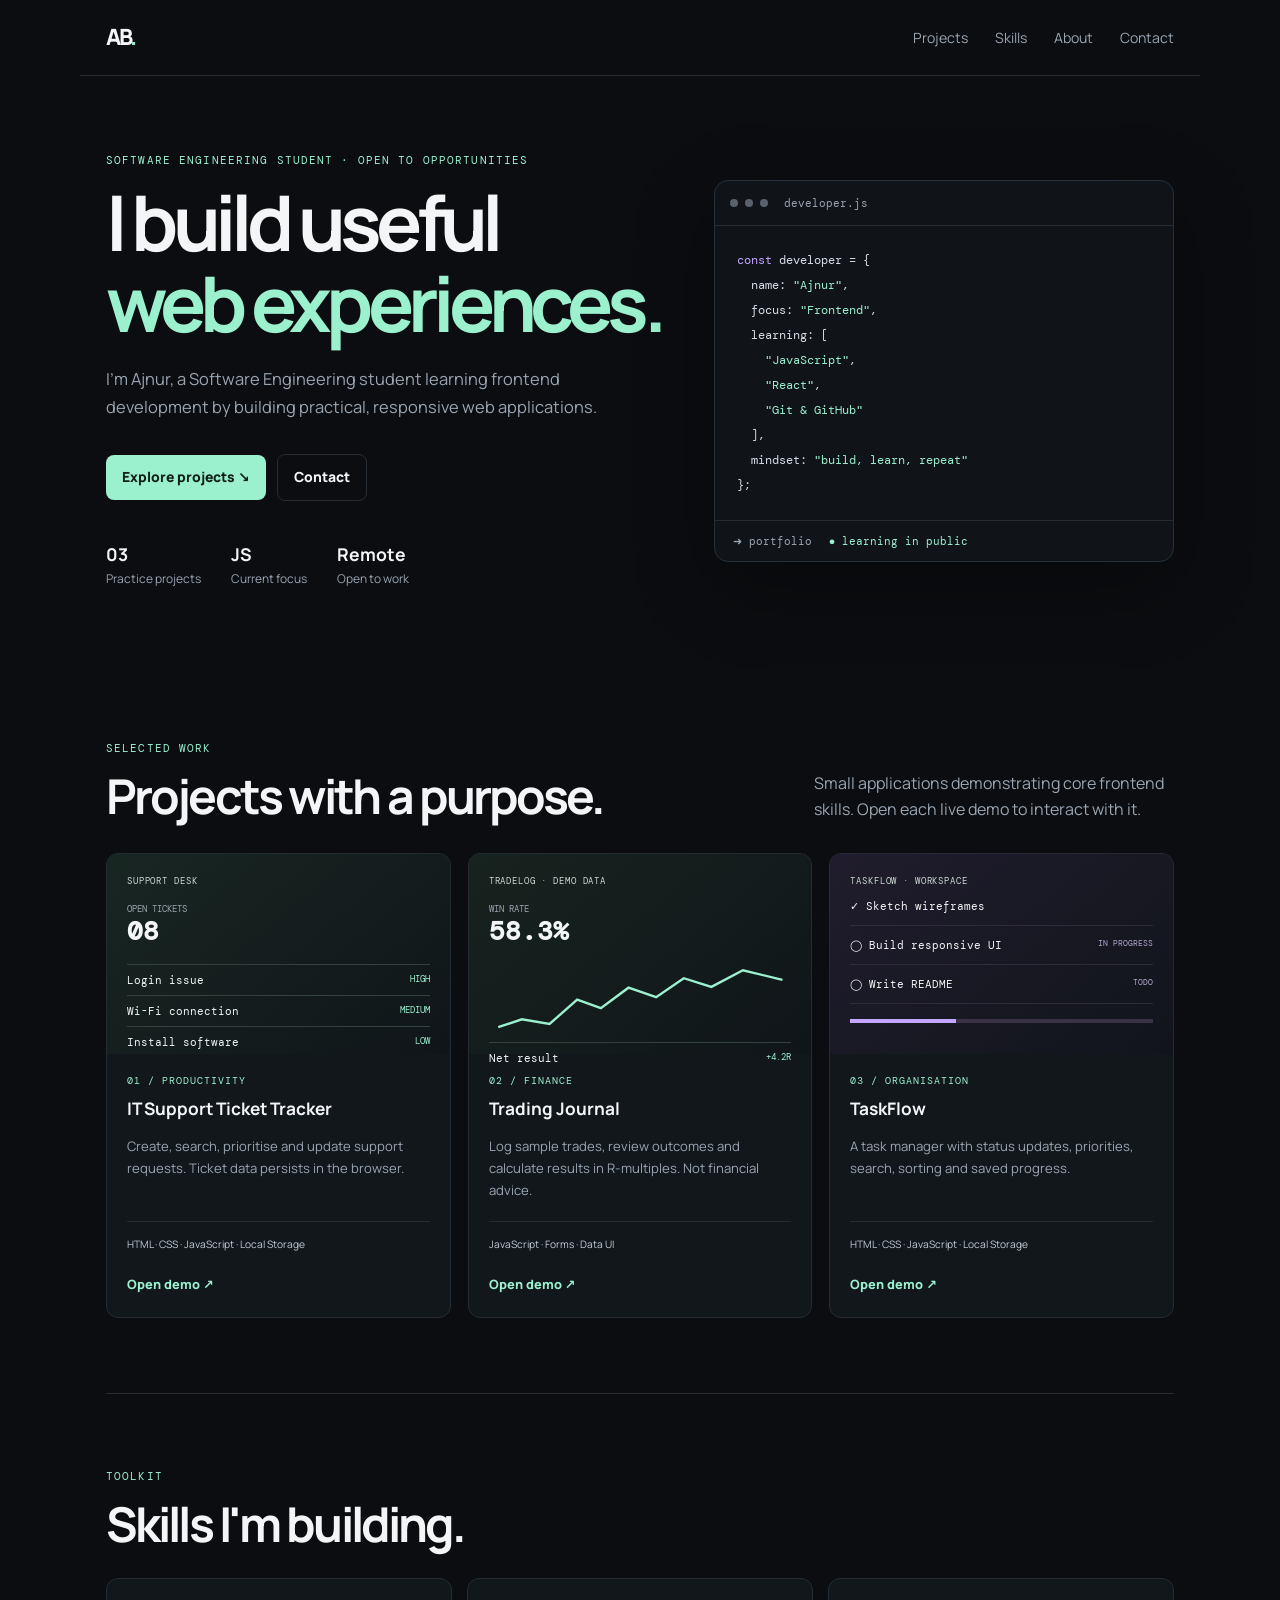
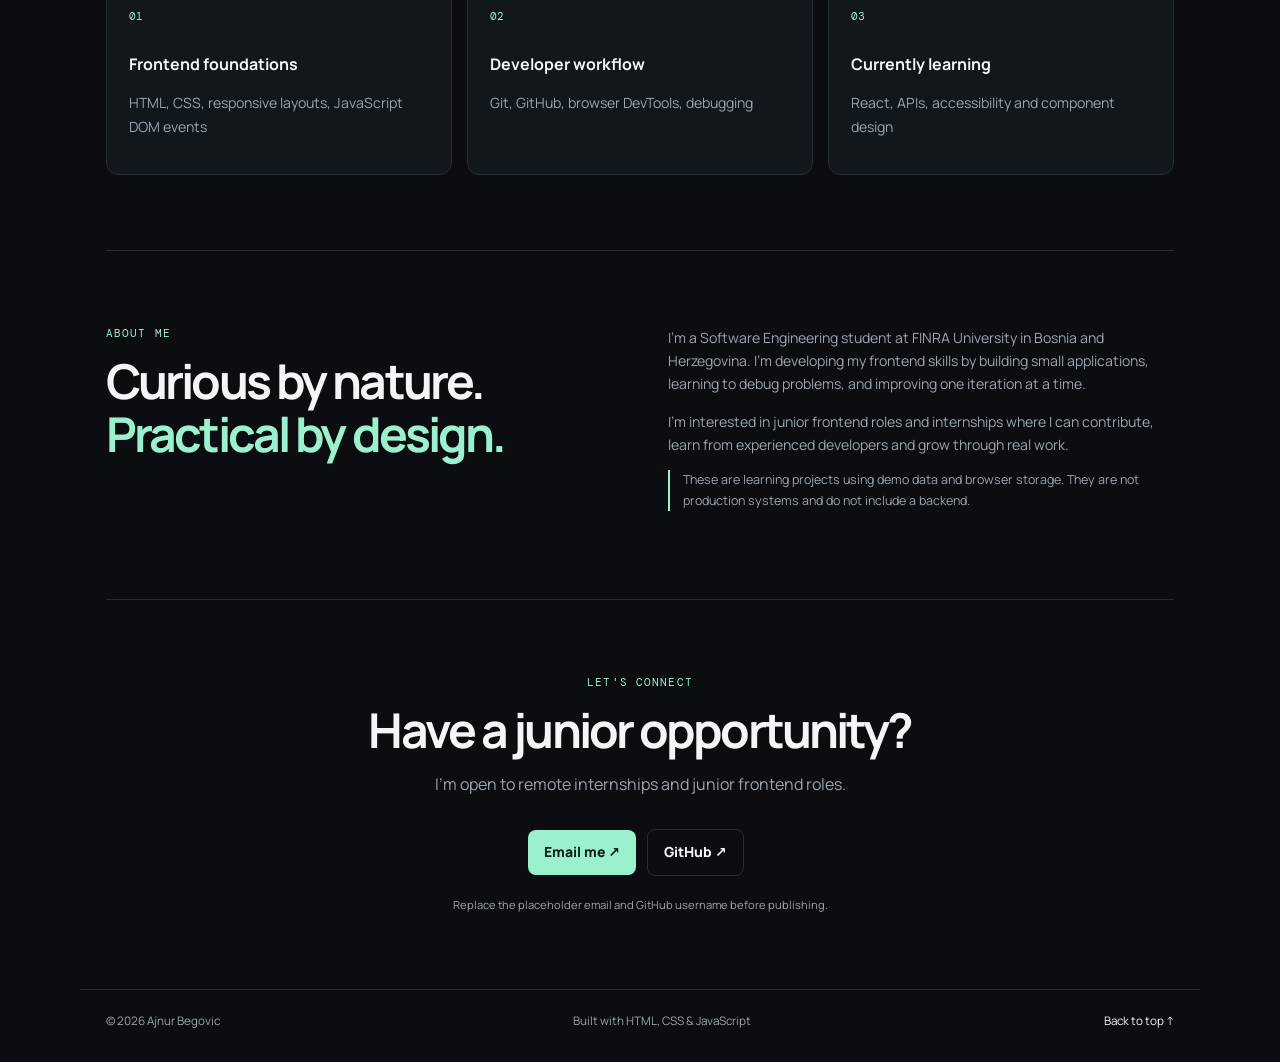
<file: index.html>
<!doctype html>
<html lang="en"><head><meta charset="utf-8"><meta name="viewport" content="width=device-width,initial-scale=1"><meta name="description" content="Ajnur Begovic's frontend developer portfolio"><title>Ajnur Begovic | Frontend Developer</title><link rel="stylesheet" href="styles.css"></head>
<body><header><a class="logo" href="#">AB<span>.</span></a><nav><a href="#projects">Projects</a><a href="#skills">Skills</a><a href="#about">About</a><a href="#contact">Contact</a></nav></header>
<main><section class="hero"><div><p class="eyebrow">SOFTWARE ENGINEERING STUDENT · OPEN TO OPPORTUNITIES</p><h1>I build useful<br><span>web experiences.</span></h1><p class="lead">I'm Ajnur, a Software Engineering student learning frontend development by building practical, responsive web applications.</p><a class="btn" href="#projects">Explore projects ↘</a> <a class="btn ghost" href="#contact">Contact</a><div class="facts"><div><b>03</b><small>Practice projects</small></div><div><b>JS</b><small>Current focus</small></div><div><b>Remote</b><small>Open to work</small></div></div></div>
<div class="code"><div class="window"><i></i><i></i><i></i><span>developer.js</span></div><pre><span class="purple">const</span> developer = {
  name: <span class="green">"Ajnur"</span>,
  focus: <span class="green">"Frontend"</span>,
  learning: [
    <span class="green">"JavaScript"</span>,
    <span class="green">"React"</span>,
    <span class="green">"Git & GitHub"</span>
  ],
  mindset: <span class="green">"build, learn, repeat"</span>
};</pre><div class="terminal">➜ portfolio <span>● learning in public</span></div></div></section>
<section id="projects" class="section"><div class="heading"><div><p class="eyebrow">SELECTED WORK</p><h2>Projects with a purpose.</h2></div><p>Small applications demonstrating core frontend skills. Open each live demo to interact with it.</p></div><div class="cards">
<article><div class="preview support"><small>SUPPORT DESK</small><div class="metric"><span>OPEN TICKETS</span><b>08</b></div><div class="fake-row">Login issue <em>HIGH</em></div><div class="fake-row">Wi-Fi connection <em>MEDIUM</em></div><div class="fake-row">Install software <em>LOW</em></div></div><div class="body"><p class="eyebrow">01 / PRODUCTIVITY</p><h3>IT Support Ticket Tracker</h3><p>Create, search, prioritise and update support requests. Ticket data persists in the browser.</p><div class="tags">HTML · CSS · JavaScript · Local Storage</div><a href="projects/ticket-tracker/index.html">Open demo ↗</a></div></article>
<article><div class="preview trading"><small>TRADELOG · DEMO DATA</small><div class="metric"><span>WIN RATE</span><b>58.3%</b></div><svg viewBox="0 0 360 95" aria-label="Illustrative demo chart"><path d="M0 80 L30 70 L65 76 L100 45 L130 56 L165 30 L200 42 L235 18 L270 29 L310 8 L360 20" fill="none" stroke="#9bf0ce" stroke-width="3"/></svg><div class="fake-row">Net result <em>+4.2R</em></div></div><div class="body"><p class="eyebrow">02 / FINANCE</p><h3>Trading Journal</h3><p>Log sample trades, review outcomes and calculate results in R-multiples. Not financial advice.</p><div class="tags">JavaScript · Forms · Data UI</div><a href="projects/trading-journal/index.html">Open demo ↗</a></div></article>
<article><div class="preview tasks"><small>TASKFLOW · WORKSPACE</small><div class="taskrow">✓ Sketch wireframes</div><div class="taskrow">◯ Build responsive UI <em>IN PROGRESS</em></div><div class="taskrow">◯ Write README <em>TODO</em></div><div class="progress"><span></span></div></div><div class="body"><p class="eyebrow">03 / ORGANISATION</p><h3>TaskFlow</h3><p>A task manager with status updates, priorities, search, sorting and saved progress.</p><div class="tags">HTML · CSS · JavaScript · Local Storage</div><a href="projects/taskflow/index.html">Open demo ↗</a></div></article>
</div></section>
<section id="skills" class="section border"><p class="eyebrow">TOOLKIT</p><h2>Skills I'm building.</h2><div class="skills"><article><b>01</b><h3>Frontend foundations</h3><p>HTML, CSS, responsive layouts, JavaScript DOM events</p></article><article><b>02</b><h3>Developer workflow</h3><p>Git, GitHub, browser DevTools, debugging</p></article><article><b>03</b><h3>Currently learning</h3><p>React, APIs, accessibility and component design</p></article></div></section>
<section id="about" class="section border about"><div><p class="eyebrow">ABOUT ME</p><h2>Curious by nature.<br><span>Practical by design.</span></h2></div><div><p>I'm a Software Engineering student at FINRA University in Bosnia and Herzegovina. I'm developing my frontend skills by building small applications, learning to debug problems, and improving one iteration at a time.</p><p>I'm interested in junior frontend roles and internships where I can contribute, learn from experienced developers and grow through real work.</p><p class="note">These are learning projects using demo data and browser storage. They are not production systems and do not include a backend.</p></div></section>
<section id="contact" class="section contact border"><p class="eyebrow">LET'S CONNECT</p><h2>Have a junior opportunity?</h2><p>I'm open to remote internships and junior frontend roles.</p><a class="btn" href="https://mail.google.com/mail/?view=cm&amp;fs=1&amp;to=ajnurbegbegova@gmail.com&amp;su=Junior%20Frontend%20Opportunity">Email me ↗</a> </a> <a class="btn ghost" href="https://github.com/AjnurDarned99">GitHub ↗</a><small>Replace the placeholder email and GitHub username before publishing.</small></section></main><footer><span>© <span id="year"></span> Ajnur Begovic</span><span>Built with HTML, CSS & JavaScript</span><a href="#">Back to top ↑</a></footer><script src="script.js"></script></body></html>
</file>
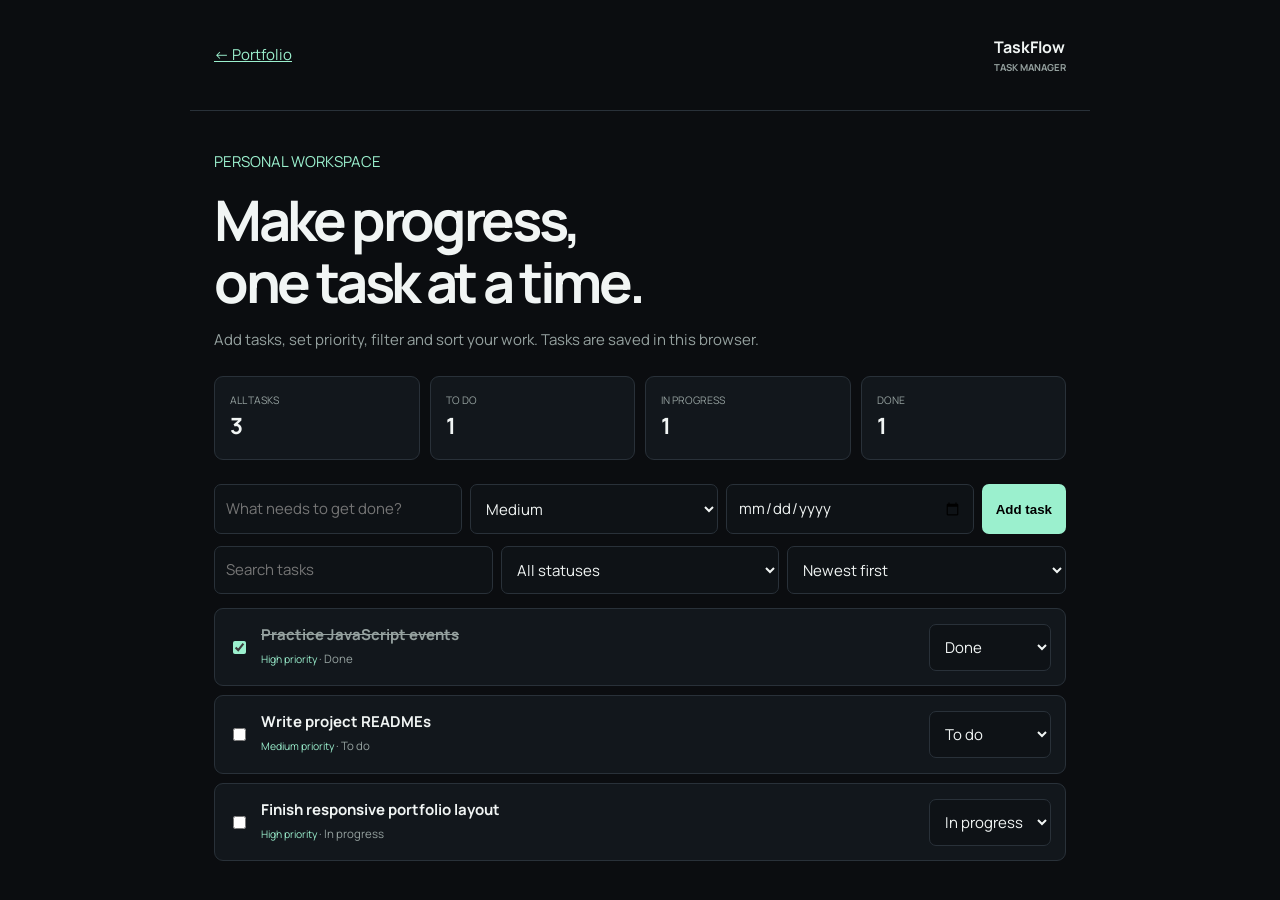
<file: projects/taskflow/index.html>
<!doctype html><html lang="en"><head><meta charset="utf-8"><meta name="viewport" content="width=device-width,initial-scale=1"><title>TaskFlow Demo</title><link rel="stylesheet" href="style.css"></head><body><header><a href="../../index.html">← Portfolio</a><h1>TaskFlow <small>TASK MANAGER</small></h1></header><main><p class="eyebrow">PERSONAL WORKSPACE</p><h2>Make progress,<br>one task at a time.</h2><p class="muted">Add tasks, set priority, filter and sort your work. Tasks are saved in this browser.</p><section class="stats"><div>ALL TASKS <b id="all">0</b></div><div>TO DO <b id="todo">0</b></div><div>IN PROGRESS <b id="doing">0</b></div><div>DONE <b id="done">0</b></div></section><form id="form"><input name="title" required placeholder="What needs to get done?"><select name="priority"><option>Medium</option><option>High</option><option>Low</option></select><input name="due" type="date" aria-label="Due date"><button>Add task</button></form><div class="filters"><input id="search" placeholder="Search tasks"><select id="filter"><option value="all">All statuses</option><option>To do</option><option>In progress</option><option>Done</option></select><select id="sort"><option value="new">Newest first</option><option value="priority">High priority first</option><option value="due">Due date first</option></select></div><section id="list"></section></main><script src="app.js"></script></body></html>
</file>
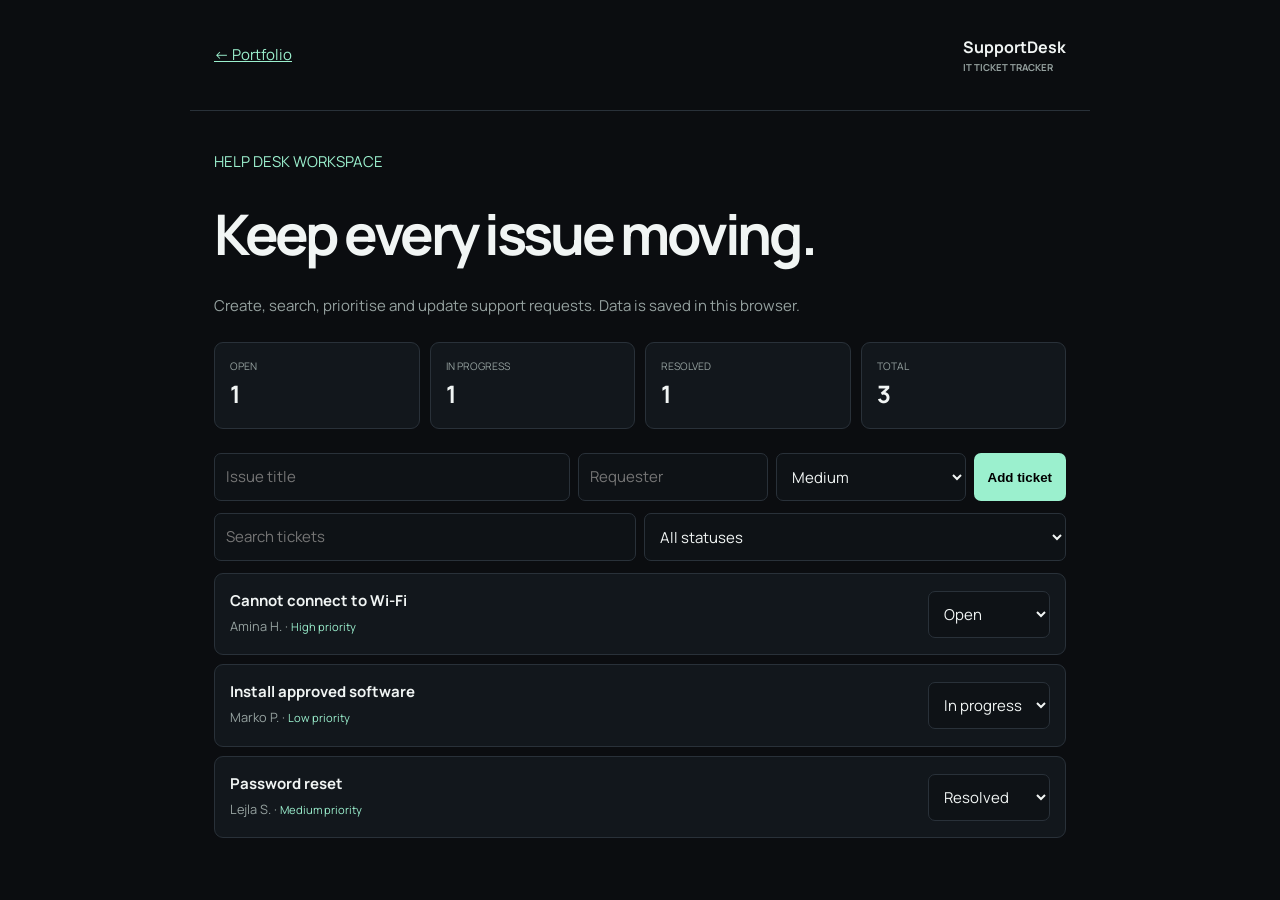
<file: projects/ticket-tracker/index.html>
<!doctype html><html lang="en"><head><meta charset="utf-8"><meta name="viewport" content="width=device-width,initial-scale=1"><title>SupportDesk Demo</title><link rel="stylesheet" href="style.css"></head><body><header><a href="../../index.html">← Portfolio</a><h1>SupportDesk <small>IT TICKET TRACKER</small></h1></header><main><p class="eyebrow">HELP DESK WORKSPACE</p><h2>Keep every issue moving.</h2><p class="muted">Create, search, prioritise and update support requests. Data is saved in this browser.</p><section class="stats"><div>OPEN <b id="open">0</b></div><div>IN PROGRESS <b id="progress">0</b></div><div>RESOLVED <b id="resolved">0</b></div><div>TOTAL <b id="total">0</b></div></section><form id="form"><input name="title" required placeholder="Issue title"><input name="requester" required placeholder="Requester"><select name="priority"><option>Medium</option><option>High</option><option>Low</option></select><button>Add ticket</button></form><div class="filters"><input id="search" placeholder="Search tickets"><select id="filter"><option value="all">All statuses</option><option>Open</option><option>In progress</option><option>Resolved</option></select></div><section id="list" aria-live="polite"></section></main><script src="app.js"></script></body></html>
</file>
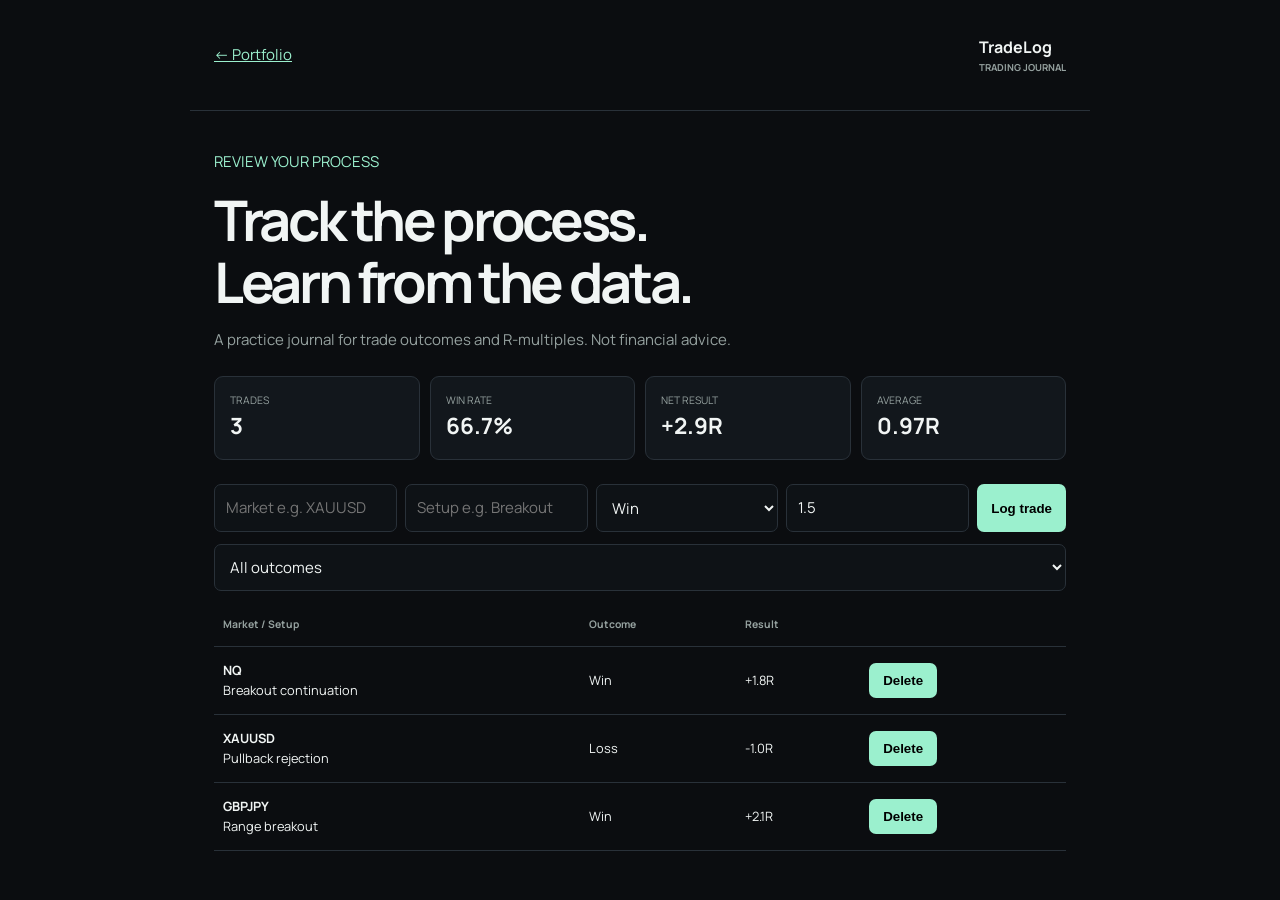
<file: projects/trading-journal/index.html>
<!doctype html><html lang="en"><head><meta charset="utf-8"><meta name="viewport" content="width=device-width,initial-scale=1"><title>TradeLog Demo</title><link rel="stylesheet" href="style.css"></head><body><header><a href="../../index.html">← Portfolio</a><h1>TradeLog <small>TRADING JOURNAL</small></h1></header><main><p class="eyebrow">REVIEW YOUR PROCESS</p><h2>Track the process.<br>Learn from the data.</h2><p class="muted">A practice journal for trade outcomes and R-multiples. Not financial advice.</p><section class="stats"><div>TRADES <b id="count">0</b></div><div>WIN RATE <b id="win">0%</b></div><div>NET RESULT <b id="net">0R</b></div><div>AVERAGE <b id="avg">0R</b></div></section><form id="form"><input name="market" required placeholder="Market e.g. XAUUSD"><input name="setup" required placeholder="Setup e.g. Breakout"><select name="outcome"><option>Win</option><option>Loss</option><option>Breakeven</option></select><input name="result" type="number" step=".1" required value="1.5" aria-label="Result in R"><button>Log trade</button></form><div class="filters"><select id="filter"><option value="all">All outcomes</option><option>Win</option><option>Loss</option><option>Breakeven</option></select></div><div class="table"><table><thead><tr><th>Market / Setup</th><th>Outcome</th><th>Result</th><th></th></tr></thead><tbody id="rows"></tbody></table></div></main><script src="app.js"></script></body></html>
</file>
<file: styles.css>
@import url('https://fonts.googleapis.com/css2?family=DM+Mono:wght@400;500&family=Manrope:wght@400;500;600;700;800&display=swap');
:root{--bg:#0b0d10;--panel:#12171c;--text:#f3f5f7;--muted:#9aa5b1;--line:#252c34;--accent:#9bf0ce;--purple:#c3a6ff;--max:1120px}*{box-sizing:border-box}html{scroll-behavior:smooth;scroll-padding-top:80px}body{margin:0;background:var(--bg);color:var(--text);font:16px/1.65 Manrope,system-ui,sans-serif}a{color:inherit;text-decoration:none}header,main,footer{max-width:var(--max);margin:auto;padding-left:26px;padding-right:26px}header{height:76px;display:flex;align-items:center;justify-content:space-between;border-bottom:1px solid var(--line)}.logo{font-weight:800;font-size:1.4rem;letter-spacing:-.08em}.logo span,.hero h1 span,.about span{color:var(--accent)}nav{display:flex;gap:27px;color:var(--muted);font-size:.88rem}nav a:hover,footer a:hover{color:var(--accent)}.hero{min-height:590px;display:grid;grid-template-columns:1.1fr .9fr;gap:45px;align-items:center;padding-top:75px;padding-bottom:75px}.eyebrow{font: .7rem 'DM Mono',monospace;letter-spacing:.1em;color:var(--accent);margin:0 0 15px}.hero h1{font-size:clamp(3.2rem,6vw,5rem);line-height:1.05;letter-spacing:-.075em;margin:0 0 22px}.lead{max-width:520px;color:var(--muted);font-size:1.03rem}.btn{display:inline-block;margin:18px 8px 0 0;background:var(--accent);color:#102019;padding:11px 16px;border-radius:8px;font-size:.87rem;font-weight:800}.btn.ghost{background:transparent;color:var(--text);border:1px solid var(--line)}.btn.ghost:hover{border-color:var(--accent)}.facts{display:flex;gap:30px;margin-top:39px}.facts div{display:flex;flex-direction:column}.facts b{font-size:1.1rem}.facts small{color:var(--muted);font-size:.75rem}.code{background:#101419;border:1px solid #27313a;border-radius:14px;overflow:hidden;box-shadow:0 25px 80px #0005}.window{height:45px;border-bottom:1px solid var(--line);display:flex;gap:7px;align-items:center;padding:0 15px;color:var(--muted);font:.7rem 'DM Mono',monospace}.window i{width:8px;height:8px;border-radius:50%;background:#59626c}.window span{margin-left:9px}.code pre{padding:22px;margin:0;overflow:auto;font:.78rem/2 'DM Mono',monospace;color:#d8dee7}.purple{color:var(--purple)}.green{color:var(--accent)}.terminal{border-top:1px solid var(--line);padding:13px 18px;color:var(--muted);font:.68rem 'DM Mono',monospace}.terminal span{color:var(--accent);margin-left:10px}.section{padding-top:75px;padding-bottom:75px}.border{border-top:1px solid var(--line)}.heading{display:flex;justify-content:space-between;align-items:end;gap:30px;margin-bottom:30px}.heading h2,h2{font-size:clamp(2rem,4vw,3rem);line-height:1.1;letter-spacing:-.06em;margin:0}.heading>p{max-width:360px;color:var(--muted);margin:0}.cards{display:grid;grid-template-columns:repeat(3,1fr);gap:17px}.cards article,.skills article{background:var(--panel);border:1px solid var(--line);border-radius:12px;overflow:hidden}.preview{height:200px;padding:20px;background:linear-gradient(140deg,#182622,#101519);font:.65rem 'DM Mono',monospace}.preview small{letter-spacing:.1em;color:#cbd8d2}.metric{display:flex;flex-direction:column;margin:16px 0}.metric span{font-size:.58rem;color:var(--muted)}.metric b{font-size:1.6rem}.fake-row{border-top:1px solid #31413b;padding:8px 0;display:flex;justify-content:space-between;font-size:.67rem}.fake-row em{font-style:normal;color:var(--accent);font-size:.58rem}.trading{background:linear-gradient(140deg,#17231f,#101519)}.trading svg{width:100%;height:75px}.tasks{background:linear-gradient(140deg,#201c2d,#11151b)}.taskrow{padding:12px 0;border-bottom:1px solid #302b3b;font-size:.68rem}.taskrow em{float:right;color:#b3a7d0;font-style:normal;font-size:.52rem}.progress{height:4px;background:#393145;margin-top:15px}.progress span{display:block;width:35%;height:100%;background:var(--purple)}.body{padding:20px}.body .eyebrow{font-size:.62rem;margin-bottom:8px}.body h3{margin:0 0 8px;font-size:1.08rem}.body>p:not(.eyebrow){color:var(--muted);font-size:.82rem;min-height:68px}.tags{font-size:.64rem;color:#c3ccd5;border-top:1px solid var(--line);padding-top:14px;margin:17px 0}.body>a{color:var(--accent);font-weight:800;font-size:.8rem}.skills{display:grid;grid-template-columns:repeat(3,1fr);gap:15px;margin-top:28px}.skills article{padding:22px}.skills b{font:.7rem 'DM Mono',monospace;color:var(--accent)}.skills h3{margin:23px 0 7px;font-size:1rem}.skills p,.about>div+div{color:var(--muted);font-size:.88rem}.about{display:grid;grid-template-columns:1fr 1fr;gap:55px}.about p{margin-top:0}.note{border-left:2px solid var(--accent);padding-left:13px;font-size:.78rem}.contact{text-align:center}.contact>p:not(.eyebrow){color:var(--muted);margin:14px 0}.contact small{display:block;color:var(--muted);font-size:.7rem;margin-top:20px}footer{display:flex;justify-content:space-between;gap:15px;padding-top:22px;padding-bottom:30px;border-top:1px solid var(--line);color:var(--muted);font-size:.73rem}footer a{color:var(--text)}@media(max-width:850px){.hero{grid-template-columns:1fr;gap:35px}.code{max-width:650px}.cards{grid-template-columns:1fr 1fr}.cards article:last-child{grid-column:span 2}.heading{align-items:start;flex-direction:column}.about{gap:25px}}@media(max-width:600px){header,main,footer{padding-left:17px;padding-right:17px}nav{gap:12px;font-size:.75rem}.hero{padding-top:55px;padding-bottom:55px}.hero h1{font-size:3.1rem}.facts{gap:20px}.section{padding-top:55px;padding-bottom:55px}.cards,.skills,.about{grid-template-columns:1fr}.cards article:last-child{grid-column:auto}.body>p:not(.eyebrow){min-height:0}.preview{height:190px}.about{gap:18px}footer{flex-wrap:wrap}footer span:nth-child(2){order:3;width:100%}}
</file>
<file: projects/taskflow/style.css>
@import url('https://fonts.googleapis.com/css2?family=Manrope:wght@400;600;700;800&display=swap');:root{--bg:#0b0d10;--panel:#12171c;--line:#293139;--text:#f1f5f4;--muted:#95a19f;--green:#9bf0ce}*{box-sizing:border-box}body{margin:0;background:var(--bg);color:var(--text);font:15px/1.6 Manrope,sans-serif}header,main{max-width:900px;margin:auto;padding:24px}header{display:flex;justify-content:space-between;align-items:center;border-bottom:1px solid var(--line)}a,.eyebrow{color:var(--green)}h1{font-size:1rem}h1 small{display:block;font-size:.6rem;color:var(--muted)}h2{font-size:clamp(2rem,5vw,3.5rem);line-height:1.1;letter-spacing:-.06em;margin:0}.muted{color:var(--muted)}.stats{display:grid;grid-template-columns:repeat(4,1fr);gap:10px;margin:24px 0}.stats div{background:var(--panel);border:1px solid var(--line);border-radius:9px;padding:15px;font-size:.65rem;color:var(--muted)}.stats b{display:block;font-size:1.4rem;color:var(--text)}form,.filters{display:flex;gap:8px;margin:12px 0}input,select{min-width:0;background:#0e1216;color:var(--text);border:1px solid var(--line);padding:11px;border-radius:7px;font:inherit;flex:1}button{background:var(--green);border:0;border-radius:7px;padding:10px 14px;font-weight:800;cursor:pointer}#list{display:grid;gap:9px;margin-top:14px}article{display:grid;grid-template-columns:auto 1fr auto;gap:12px;align-items:center;background:var(--panel);border:1px solid var(--line);border-radius:9px;padding:14px}article input[type=checkbox]{flex:initial;accent-color:var(--green)}article p{margin:3px 0;color:var(--muted);font-size:.72rem}.done .title{text-decoration:line-through;color:var(--muted)}article select{max-width:130px}.badge{font-size:.65rem;color:var(--green)}@media(max-width:650px){header,main{padding:16px}.stats{grid-template-columns:repeat(2,1fr)}form,.filters{flex-wrap:wrap}form input,form select,.filters input,.filters select{flex:1 1 40%}article{grid-template-columns:auto 1fr}article select{grid-column:2;max-width:none;width:100%}}
</file>
<file: projects/ticket-tracker/style.css>
@import url('https://fonts.googleapis.com/css2?family=Manrope:wght@400;600;700;800&display=swap');:root{--bg:#0b0d10;--panel:#12171c;--line:#293139;--text:#f1f5f4;--muted:#95a19f;--green:#9bf0ce}*{box-sizing:border-box}body{margin:0;background:var(--bg);color:var(--text);font:15px/1.6 Manrope,sans-serif}header,main{max-width:900px;margin:auto;padding:24px}header{display:flex;justify-content:space-between;align-items:center;border-bottom:1px solid var(--line)}a,.eyebrow{color:var(--green)}h1{font-size:1rem}h1 small{display:block;font-size:.6rem;color:var(--muted)}h2{font-size:clamp(2rem,5vw,3.5rem);letter-spacing:-.06em;margin:0}.muted{color:var(--muted)}.stats{display:grid;grid-template-columns:repeat(4,1fr);gap:10px;margin:24px 0}.stats div,article{background:var(--panel);border:1px solid var(--line);border-radius:9px;padding:15px}.stats div{font-size:.65rem;color:var(--muted)}.stats b{display:block;font-size:1.5rem;color:var(--text)}form,.filters{display:flex;gap:8px;margin:12px 0}input,select{min-width:0;background:#0e1216;color:var(--text);border:1px solid var(--line);padding:11px;border-radius:7px;font:inherit}form input:first-child{flex:2}form input,form select,.filters input,.filters select{flex:1}button{background:var(--green);border:0;border-radius:7px;padding:10px 14px;font-weight:800;cursor:pointer}#list{display:grid;gap:9px;margin-top:12px}article{display:flex;justify-content:space-between;gap:12px;align-items:center}article p{margin:3px 0;color:var(--muted);font-size:.8rem}.badge{font-size:.7rem;color:var(--green)}article select{max-width:130px}@media(max-width:650px){header,main{padding:16px}.stats{grid-template-columns:repeat(2,1fr)}form,.filters{flex-wrap:wrap}form input,form select,.filters input,.filters select{flex:1 1 40%}article{align-items:start;flex-direction:column}article select{max-width:none;width:100%}}
</file>
<file: projects/trading-journal/style.css>
@import url('https://fonts.googleapis.com/css2?family=Manrope:wght@400;600;700;800&display=swap');:root{--bg:#0b0d10;--panel:#12171c;--line:#293139;--text:#f1f5f4;--muted:#95a19f;--green:#9bf0ce}*{box-sizing:border-box}body{margin:0;background:var(--bg);color:var(--text);font:15px/1.6 Manrope,sans-serif}header,main{max-width:900px;margin:auto;padding:24px}header{display:flex;justify-content:space-between;align-items:center;border-bottom:1px solid var(--line)}a,.eyebrow{color:var(--green)}h1{font-size:1rem}h1 small{display:block;font-size:.6rem;color:var(--muted)}h2{font-size:clamp(2rem,5vw,3.5rem);line-height:1.1;letter-spacing:-.06em;margin:0}.muted{color:var(--muted)}.stats{display:grid;grid-template-columns:repeat(4,1fr);gap:10px;margin:24px 0}.stats div{background:var(--panel);border:1px solid var(--line);border-radius:9px;padding:15px;font-size:.65rem;color:var(--muted)}.stats b{display:block;font-size:1.4rem;color:var(--text)}form,.filters{display:flex;gap:8px;margin:12px 0}input,select{min-width:0;background:#0e1216;color:var(--text);border:1px solid var(--line);padding:11px;border-radius:7px;font:inherit;flex:1}button{background:var(--green);border:0;border-radius:7px;padding:10px 14px;font-weight:800;cursor:pointer}.table{overflow:auto}table{width:100%;border-collapse:collapse;min-width:500px}td,th{text-align:left;padding:13px 9px;border-bottom:1px solid var(--line);font-size:.8rem}th{font-size:.65rem;color:var(--muted)}@media(max-width:650px){header,main{padding:16px}.stats{grid-template-columns:repeat(2,1fr)}form{flex-wrap:wrap}form input,form select{flex:1 1 40%}button{flex:1}}
</file>
